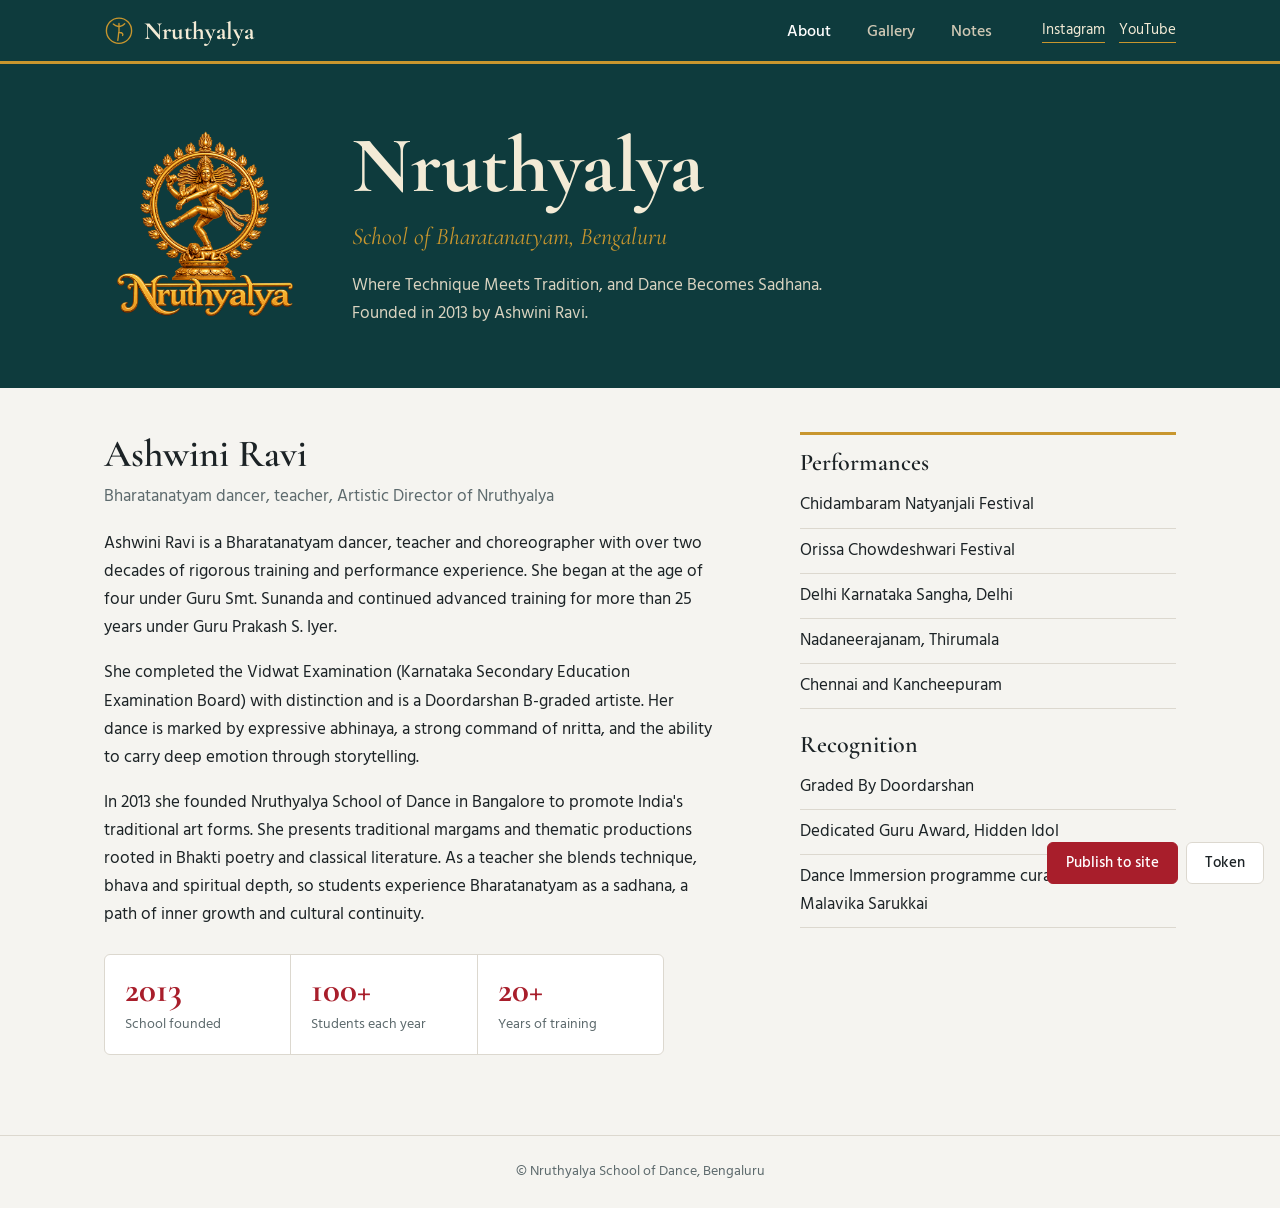
<file: index.html>
<!DOCTYPE html>
<html lang="en">
<head>
<meta charset="utf-8">
<meta name="viewport" content="width=device-width, initial-scale=1, viewport-fit=cover">
<title>Nruthyalya School of Dance</title>
<link rel="preconnect" href="https://fonts.googleapis.com">
<link rel="preconnect" href="https://fonts.gstatic.com" crossorigin>
<link href="https://fonts.googleapis.com/css2?family=Cormorant+Garamond:ital,wght@0,500;0,600;0,700;1,500&family=Hind:wght@400;500;600&display=swap" rel="stylesheet">
<link rel="stylesheet" href="style.css">
</head>
<body>
<header class="top"><div class="wrap">
<div class="brand"><svg viewBox="0 0 200 200" fill="none" stroke="currentColor" stroke-width="9" stroke-linecap="round" aria-hidden="true"><circle cx="100" cy="98" r="84"/><path d="M100 50v60M96 70Q76 68 62 54M104 70Q124 68 138 52M98 110Q96 138 92 162M104 110Q132 112 124 130"/></svg>Nruthyalya</div>
<nav role="tablist">
<button role="tab" aria-selected="true" data-t="about">About</button>
<button role="tab" aria-selected="false" data-t="gallery">Gallery</button>
<button role="tab" aria-selected="false" data-t="notes">Notes</button>
</nav>
<div class="soc"><a href="https://www.instagram.com/nruthyalya" target="_blank" rel="noopener">Instagram</a><a href="https://www.youtube.com/@nruthyalya" target="_blank" rel="noopener">YouTube</a></div>
</div></header>

<div class="hero"><div class="wrap head">
<img class="logo" src="images/nruthyalya-logo.png" alt="Nruthyalya School of Dance logo">
<circle cx="100" cy="98" r="90" stroke-width="5" stroke-dasharray="0.1 9.4"/>
<circle cx="100" cy="98" r="80" stroke-width="3"/>
<path d="M62 178h76" stroke-width="4"/>
<path d="M70 178q8-12 16 0M90 178q10-15 20 0M114 178q8-12 16 0" stroke-width="3"/>
<ellipse cx="86" cy="170" rx="13" ry="4" fill="currentColor" stroke="none"/>
<g stroke-width="5">
<path d="M100 60v50" stroke-width="9"/>
<path d="M92 68h16"/>
<path d="M96 70Q76 68 62 54M104 70Q124 68 138 52" stroke-width="4"/>
<path d="M106 80Q124 90 132 74M94 80Q74 96 90 126" stroke-width="4"/>
<path d="M98 110Q96 138 92 162M86 163h14"/>
<path d="M104 110Q132 112 124 130Q118 142 98 140"/>
<path d="M96 47l4-14 4 14M94 49Q74 34 56 40M106 49Q126 34 144 40" stroke-width="3"/>
</g>
<circle cx="100" cy="53" r="6" fill="currentColor" stroke="none"/>
<path d="M91 104h18l8 16-20-4z" fill="currentColor" stroke="none"/>
<path d="M139 42l8 5-8 5zM155 42l-8 5 8 5z" fill="currentColor" stroke-width="1"/>
<path d="M62 54c-8-4-7-11-4-17 1 5 5 6 5 10 1-2 2-3 2-5 4 5 3 10-3 12z" fill="currentColor" stroke-width="1"/>
</svg>
<div>
<h1>Nruthyalya</h1>
<div class="sub">School of Bharatanatyam, Bengaluru</div>
<p>Where Technique Meets Tradition, and Dance Becomes Sadhana. Founded in 2013 by Ashwini Ravi.</p>
</div></div></div>

<main><div class="wrap">

<section id="about">
<div class="cols">
<div>
<h2>Ashwini Ravi</h2>
<p class="lead">Bharatanatyam dancer, teacher, Artistic Director of Nruthyalya</p>
<p>Ashwini Ravi is a Bharatanatyam dancer, teacher and choreographer with over two decades of rigorous training and performance experience. She began at the age of four under Guru Smt. Sunanda and continued advanced training for more than 25 years under Guru Prakash S. Iyer.</p>
<p>She completed the Vidwat Examination (Karnataka Secondary Education Examination Board) with distinction and is a Doordarshan B-graded artiste. Her dance is marked by expressive abhinaya, a strong command of nritta, and the ability to carry deep emotion through storytelling.</p>
<p>In 2013 she founded Nruthyalya School of Dance in Bangalore to promote India's traditional art forms. She presents traditional margams and thematic productions rooted in Bhakti poetry and classical literature. As a teacher she blends technique, bhava and spiritual depth, so students experience Bharatanatyam as a sadhana, a path of inner growth and cultural continuity.</p>
<div class="stats">
<div><b>2013</b><span>School founded</span></div>
<div><b>100+</b><span>Students each year</span></div>
<div><b>20+</b><span>Years of training</span></div>
</div>
</div>
<aside class="facts">
<h3>Performances</h3>
<ul>
<li>Chidambaram Natyanjali Festival</li>
<li>Orissa Chowdeshwari Festival</li>
<li>Delhi Karnataka Sangha, Delhi</li>
<li>Nadaneerajanam, Thirumala</li>
<li>Chennai and Kancheepuram</li>
</ul>
<h3>Recognition</h3>
<ul>
<li>Graded By Doordarshan</li>
<li>Dedicated Guru Award, Hidden Idol</li>
<li>Dance Immersion programme curated by Guru Malavika Sarukkai</li>
</ul>
</aside>
</div>
</section>

<section id="gallery" hidden>
<h2>Gallery</h2>
<p class="small">Photos from performances, classes and festivals. Use the Publish button to save new photos for everyone.</p>
<div class="bar">
<label class="btn red" for="up" style="margin:0;color:#fff;cursor:pointer">Add photos</label>
<input id="up" type="file" accept="image/*" multiple hidden>
</div>
<div class="grid" id="grid"></div>
</section>

<section id="notes" hidden>
<h2>Notes</h2>
<p class="small">Class notes, choreography and reference videos. Use the Publish button to save new notes for everyone.</p>
<div class="ws">
  <div class="side">
    <div class="hd">Notes</div>
    <div class="side-search">
      <input id="noteSearch" type="search" placeholder="Search notes…" aria-label="Search notes by title">
    </div>
    <div id="tree"></div>
  </div>
  <div class="pane">
    <div class="crumb"><h3 id="ttl">All notes</h3><div class="acts" id="acts"></div></div>
    <form class="note" id="form" hidden>
      <div><label for="nt">Title</label><input id="nt" required maxlength="120"></div>
      <div>
        <label for="nf">Folder</label>
        <input id="nf" list="folderList" placeholder="e.g. Choreography/Alaripu" required autocomplete="off">
        <datalist id="folderList"></datalist>
      </div>
      <div><label for="nb">Note</label><textarea id="nb" rows="4"></textarea></div>
      <div><label for="nl">YouTube links, one per line</label><textarea id="nl" rows="3" placeholder="https://www.youtube.com/watch?v=..."></textarea></div>
      <div><label for="ni">Images (photos of handwritten notes, diagrams, sheets)</label><input id="ni" type="file" accept="image/*" multiple><div class="pv" id="pv" style="margin-top:8px"></div></div>
      <div class="bar" style="margin:0"><button class="btn red" type="submit">Save note</button><button class="btn" type="button" id="cancel">Cancel</button></div>
    </form>
    <div id="list"></div>
  </div>
</div>
</section>

</div></main>
<div id="lb" hidden><button class="c" type="button">Close</button><img alt="Enlarged note image"></div>
<footer>© Nruthyalya School of Dance, Bengaluru</footer>

<script>
(function(){
var $=function(s){return document.querySelector(s)};
function esc(s){return String(s).replace(/[&<>"']/g,function(c){return{'&':'&amp;','<':'&lt;','>':'&gt;','"':'&quot;',"'":'&#39;'}[c]})}
function IS(s){return /^(data:|https?:|images\/)/.test(s)?s:'images/'+s}
function ytEmbed(u){
  var m=u.match(/(?:youtu\.be\/|youtube\.com\/(?:watch\?v=|embed\/|shorts\/))([A-Za-z0-9_-]{11})/);
  return m?'https://www.youtube.com/embed/'+m[1]:null;
}

// ── Tab navigation ──────────────────────────────────────────────────────────
var tabs=document.querySelectorAll('nav button');
tabs.forEach(function(b){b.addEventListener('click',function(){
  tabs.forEach(function(x){x.setAttribute('aria-selected',x===b)});
  ['about','gallery','notes'].forEach(function(id){$('#'+id).hidden=(id!==b.dataset.t)});
})});

// ── State ───────────────────────────────────────────────────────────────────
// Notes use a slash-delimited folder path, e.g. "Choreography/Alaripu".
// TOP_CATS are the fixed root folders; sub-folders under them are free-form.
var TOP_CATS=['Class notes','Choreography','Music and Sahithya'];
var selPath=null;    // currently selected folder path (null = All notes)
var selNoteId=null;  // when a leaf note is clicked, show only that note
var searchQ='';      // current search string (lowercase)
var openPaths={};    // which folder paths are expanded in the tree
var notes=[];        // all notes loaded from content/notes.json
var photos=[];       // gallery photos loaded from content/notes.json
var pendingImgs=[];  // data-URL previews for note being composed
var editingId=null;  // id of note being edited (null = new)

// ── Gallery ─────────────────────────────────────────────────────────────────
function drawGallery(){
  window._nrPhotos=photos;
  var g=$('#grid');
  if(!photos.length){g.innerHTML='<div class="empty" style="grid-column:1/-1">No photos yet. Choose Add photos to start the gallery.</div>';return}
  g.innerHTML=photos.map(function(p,i){
    return '<figure><img src="'+IS(p.src)+'" alt="'+esc(p.cap||'Gallery photo')+'">'
      +(p._new?'<button class="x" data-i="'+i+'" aria-label="Delete photo">×</button>':'')
      +'<figcaption>'+(p._new?'<input data-c="'+i+'" value="'+esc(p.cap||'')+'" placeholder="Add a caption" aria-label="Caption">':esc(p.cap||''))
      +'</figcaption></figure>'}).join('');
}
$('#grid').addEventListener('click',function(e){
  var i=e.target.dataset.i;
  if(i!==undefined&&confirm('Remove this photo? (It will be removed when you publish.)')){photos.splice(+i,1);drawGallery()}
});
$('#grid').addEventListener('change',function(e){var i=e.target.dataset.c;if(i!==undefined)photos[+i].cap=e.target.value});
function shrink(file,m){return new Promise(function(res){
  var r=new FileReader();
  r.onload=function(){var im=new Image();im.onload=function(){
    var s=Math.min(1,m/Math.max(im.width,im.height)),c=document.createElement('canvas');
    c.width=Math.round(im.width*s);c.height=Math.round(im.height*s);
    c.getContext('2d').drawImage(im,0,0,c.width,c.height);res(c.toDataURL('image/jpeg',.72))};
    im.onerror=function(){res(null)};im.src=r.result};
  r.onerror=function(){res(null)};r.readAsDataURL(file)})}
$('#up').addEventListener('change',function(e){
  Promise.all(Array.prototype.map.call(e.target.files,function(f){return shrink(f,900)})).then(function(out){
    out.forEach(function(s){if(s)photos.unshift({src:s,cap:'',_new:true})});
    drawGallery();e.target.value=''})});

// ── Folder-tree helpers ──────────────────────────────────────────────────────

// Return all unique folder paths present in notes (e.g. ["Choreography","Choreography/Alaripu"])
function allFolderPaths(){
  var set={};
  // Always include top-level categories
  TOP_CATS.forEach(function(c){set[c]=1});
  notes.forEach(function(n){
    var parts=(n.folder||'').split('/');
    var acc='';
    parts.forEach(function(p,i){
      p=p.trim();if(!p)return;
      acc=i===0?p:acc+'/'+p;
      set[acc]=1;
    });
  });
  return Object.keys(set).sort();
}

// Return immediate children folder names under a given parent path
function childFolders(parentPath){
  var paths=allFolderPaths();
  var result=[];
  paths.forEach(function(p){
    if(parentPath===null){
      // top-level: no slash
      if(p.indexOf('/')<0)result.push(p);
    }else{
      // direct children: parentPath + '/' + one-segment
      var prefix=parentPath+'/';
      if(p.indexOf(prefix)===0){
        var rest=p.slice(prefix.length);
        if(rest&&rest.indexOf('/')<0)result.push(rest);
      }
    }
  });
  return result;
}

// Notes directly in a folder (exact match, not subtree)
function notesInFolder(folderPath){
  return notes.filter(function(n){
    return (n.folder||'').toLowerCase()===(folderPath||'').toLowerCase();
  });
}

// Notes in folder or any sub-folder (for counts)
function notesInSubtree(folderPath){
  var lc=(folderPath||'').toLowerCase();
  return notes.filter(function(n){
    var f=(n.folder||'').toLowerCase();
    return f===lc||f.indexOf(lc+'/')===0;
  });
}

// Breadcrumb label for a path
function pathLabel(p){return p||'All notes'}

// ── Search helpers ────────────────────────────────────────────────────────────
function matchesSearch(n){
  return !searchQ||n.title.toLowerCase().indexOf(searchQ)>-1;
}

// ── Sidebar tree rendering ───────────────────────────────────────────────────
function renderFolder(folderPath,depth){
  var name=folderPath?folderPath.split('/').pop():folderPath;
  var children=childFolders(folderPath);
  var directNotes=notesInFolder(folderPath);
  var subtreeCount=notesInSubtree(folderPath).filter(matchesSearch).length;
  var isOpen=!!openPaths[folderPath];
  var isSelFolder=selPath===folderPath&&!selNoteId;
  var indent=depth*14;

  var html='<li>'
    +'<div class="tree-row'+(isSelFolder?' on':'')+'" style="padding-left:'+(8+indent)+'px">'
    +(children.length||directNotes.length
      ?'<button class="tree-tog" data-tog="'+esc(folderPath||'')+'" aria-label="Toggle">'+(isOpen?'▾':'▸')+'</button>'
      :'<span class="tree-tog-ph"></span>')
    +'<button class="tree-label" data-fp="'+esc(folderPath||'')+'">'+esc(name)
    +(subtreeCount?'<span class="ct"> '+subtreeCount+'</span>':'')
    +'</button>'
    +'</div>';

  if(isOpen){
    html+='<ul>';
    // Sub-folders first
    children.forEach(function(c){
      html+=renderFolder(folderPath?folderPath+'/'+c:c,depth+1);
    });
    // Note leaves
    directNotes.filter(matchesSearch).forEach(function(n){
      var isSelNote=selNoteId===n.id;
      html+='<li><div class="tree-row tree-note'+(isSelNote?' on':'')+'" style="padding-left:'+(8+indent+14+16)+'px">'
        +'<button class="tree-note-btn" data-nid="'+n.id+'">'+esc(n.title)+'</button>'
        +'</div></li>';
    });
    html+='</ul>';
  }
  html+='</li>';
  return html;
}

function drawTree(){
  // Search mode: flat list of matches
  if(searchQ){
    var matched=notes.filter(matchesSearch);
    if(!matched.length){
      $('#tree').innerHTML='<ul><li><span class="side-no-results">No notes match</span></li></ul>';
      return;
    }
    $('#tree').innerHTML='<ul>'+matched.map(function(n){
      var isSel=selNoteId===n.id;
      return '<li><div class="tree-row tree-note'+(isSel?' on':'')+'">'
        +'<button class="tree-note-btn" data-nid="'+n.id+'">'+esc(n.title)
        +'<span class="ct"> '+esc(n.folder||'')+'</span></button>'
        +'</div></li>';
    }).join('')+'</ul>';
    return;
  }

  // Normal tree: "All notes" root + top-level folders
  var allCount=notes.filter(matchesSearch).length;
  var isAllSel=selPath===null&&!selNoteId;
  var html='<ul>'
    +'<li><div class="tree-row'+(isAllSel?' on':'')+'" style="padding-left:8px">'
    +'<span class="tree-tog-ph"></span>'
    +'<button class="tree-label" data-fp="">All notes<span class="ct"> '+allCount+'</span></button>'
    +'</div></li>';
  TOP_CATS.forEach(function(cat){
    // Only show top-level cats that have content or are always shown
    html+=renderFolder(cat,0);
  });
  // Any extra top-level folder not in TOP_CATS (user-created)
  childFolders(null).filter(function(f){return TOP_CATS.indexOf(f)<0}).forEach(function(f){
    html+=renderFolder(f,0);
  });
  html+='</ul>';
  $('#tree').innerHTML=html;

  // Populate datalist for folder input in form
  $('#folderList').innerHTML=allFolderPaths().map(function(p){
    return '<option value="'+esc(p)+'">';
  }).join('');
}

$('#tree').addEventListener('click',function(e){
  var tog=e.target.closest('[data-tog]');
  if(tog){
    var fp=tog.dataset.tog;
    openPaths[fp]=!openPaths[fp];
    drawTree();
    return;
  }
  var lbl=e.target.closest('[data-fp]');
  if(lbl){
    var fp=lbl.dataset.fp;
    selPath=fp===''?null:fp;
    selNoteId=null;
    if(fp)openPaths[fp]=true;
    $('#form').hidden=true;editingId=null;pendingImgs=[];
    draw();
    return;
  }
  var nb=e.target.closest('[data-nid]');
  if(nb){
    selNoteId=nb.dataset.nid;
    var n=notes.find(function(x){return x.id===selNoteId});
    if(n){selPath=n.folder||null;openPaths[selPath]=true;}
    $('#form').hidden=true;editingId=null;pendingImgs=[];
    draw();
    return;
  }
});

$('#noteSearch').addEventListener('input',function(){
  searchQ=$('#noteSearch').value.trim().toLowerCase();
  if(!searchQ){selNoteId=null;}
  draw();
});

// ── Notes pane ───────────────────────────────────────────────────────────────
function drawPane(){
  // Title
  if(selNoteId){
    var sn=notes.find(function(n){return n.id===selNoteId});
    $('#ttl').textContent=sn?sn.title:'Note';
  }else if(searchQ){
    $('#ttl').textContent='Search: "'+$('#noteSearch').value.trim()+'"';
  }else{
    $('#ttl').textContent=selPath||'All notes';
  }

  $('#acts').innerHTML='<button class="btn red" id="newNote">New note</button>';
  $('#newNote').addEventListener('click',function(){openForm(null)});

  // Build note list
  var list;
  if(selNoteId){
    list=notes.filter(function(n){return n.id===selNoteId});
  }else if(searchQ){
    list=notes.filter(matchesSearch);
  }else if(selPath===null){
    list=notes.slice(); // all notes
  }else{
    list=notesInSubtree(selPath).filter(matchesSearch);
  }

  if(!list.length){
    var msg=searchQ?'No notes match "'+esc($('#noteSearch').value.trim())+'".':'No notes in this folder yet. Choose New note to add one.';
    $('#list').innerHTML='<div class="empty">'+msg+'</div>';
    return;
  }

  $('#list').innerHTML=list.map(function(n){
    var links=(n.links||[]).map(function(u){
      var em=ytEmbed(u);
      if(em){return '<div class="yt-wrap"><iframe src="'+esc(em)+'?rel=0" title="YouTube video" allowfullscreen loading="lazy" allow="accelerometer; autoplay; clipboard-write; encrypted-media; gyroscope; picture-in-picture"></iframe></div>';}
      return '<a href="'+esc(u)+'" target="_blank" rel="noopener">▶ '+esc(u.replace(/^https?:\/\/(www\.)?/,''))+'</a>';
    }).join('');
    var imgs=(n.images||[]).length?'<div class="imgs">'+n.images.map(function(s,i){return '<button type="button" class="ib" data-z="'+n.id+':'+i+'" aria-label="Enlarge image '+(i+1)+'"><img loading="lazy" src="'+IS(s)+'" alt="Note image '+(i+1)+'"></button>'}).join('')+'</div>':'';
    return '<article class="nc">'
      +'<h4>'+esc(n.title)+'<span class="tag">'+esc(n.folder||'')+'</span></h4>'
      +(n.body?'<p>'+esc(n.body)+'</p>':'')
      +imgs
      +(links?'<div class="links">'+links+'</div>':'')
      +'<div style="margin-top:6px"><span class="small">'+esc(n.date||'')+'</span> &nbsp; '
      +'<button class="linkbtn" data-e="'+n.id+'">Edit</button>'
      +'<button class="linkbtn" data-d="'+n.id+'">Delete</button>'
      +'</div></article>';
  }).join('');
}

function draw(){
  window._nrNotes=notes;
  window._nrPhotos=photos;
  drawTree();
  drawPane();
}

// ── Note form ────────────────────────────────────────────────────────────────
function openForm(n){
  editingId=n?n.id:null;
  pendingImgs=n?(n.images||[]).slice():[];
  drawPending();
  $('#nt').value=n?n.title:'';
  $('#nb').value=n?n.body:'';
  $('#nl').value=n?(n.links||[]).join('\n'):'';
  // Pre-fill folder: use note's folder, or current selection, or first top-level
  var defaultFolder=selPath||TOP_CATS[0];
  $('#nf').value=n?(n.folder||defaultFolder):defaultFolder;
  $('#form').hidden=false;
  $('#nt').focus();
}
$('#cancel').addEventListener('click',function(){$('#form').hidden=true;editingId=null;pendingImgs=[]});

function drawPending(){
  $('#pv').innerHTML=pendingImgs.map(function(s,i){
    return '<span><img src="'+IS(s)+'" alt="Attached image '+(i+1)+'"><button type="button" data-r="'+i+'" aria-label="Remove image">×</button></span>'
  }).join('');
}
$('#ni').addEventListener('change',function(e){
  Promise.all(Array.prototype.map.call(e.target.files,function(f){return shrink(f,1600)})).then(function(out){
    out.forEach(function(s){if(s)pendingImgs.push(s)});drawPending();e.target.value=''})});
$('#pv').addEventListener('click',function(e){var r=e.target.dataset.r;if(r!==undefined){pendingImgs.splice(+r,1);drawPending()}});

$('#form').addEventListener('submit',function(e){
  e.preventDefault();
  var folder=$('#nf').value.trim()||TOP_CATS[0];
  var links=$('#nl').value.split('\n').map(function(s){return s.trim()}).filter(Boolean).map(function(s){return /^https?:\/\//i.test(s)?s:'https://'+s});
  var today=new Date().toLocaleDateString('en-IN',{day:'numeric',month:'short',year:'numeric'});
  if(editingId){
    notes=notes.map(function(n){
      if(n.id!==editingId)return n;
      return Object.assign({},n,{title:$('#nt').value.trim(),folder:folder,body:$('#nb').value.trim(),links:links,images:pendingImgs.slice()});
    });
  }else{
    var nn={id:'n'+Date.now(),title:$('#nt').value.trim(),folder:folder,body:$('#nb').value.trim(),links:links,images:pendingImgs.slice(),date:today};
    notes.unshift(nn);
  }
  // Navigate to the saved note's folder, expand it
  selPath=folder;
  openPaths[folder]=true;
  // Also open all parent paths
  folder.split('/').reduce(function(acc,seg,i){
    var p=i===0?seg:acc+'/'+seg;
    openPaths[p]=true;
    return p;
  },'');
  selNoteId=null;
  $('#form').hidden=true;editingId=null;pendingImgs=[];
  draw();
});

$('#list').addEventListener('click',function(e){
  var z=e.target.closest('[data-z]');
  if(z){var pr=z.dataset.z.split(':'),nn=notes.find(function(n){return String(n.id)===pr[0]});
    if(nn){$('#lb').querySelector('img').src=IS(nn.images[+pr[1]]);$('#lb').hidden=false}return}
  var d=e.target.dataset.d,ed=e.target.dataset.e;
  if(d&&confirm('Delete this note?')){notes=notes.filter(function(n){return String(n.id)!==d});draw()}
  if(ed){openForm(notes.find(function(n){return String(n.id)===ed}))}
});

// ── Lightbox ─────────────────────────────────────────────────────────────────
var lb=$('#lb');
function closeLb(){lb.hidden=true;lb.classList.remove('full')}
lb.addEventListener('click',function(e){if(e.target.tagName==='IMG')lb.classList.toggle('full');else closeLb()});
document.addEventListener('keydown',function(e){if(e.key==='Escape')closeLb()});

// ── Load content/notes.json ──────────────────────────────────────────────────
fetch('content/notes.json',{cache:'no-cache'})
  .then(function(r){if(!r.ok)throw new Error('HTTP '+r.status);return r.json()})
  .then(function(d){
    // Gallery
    photos=(d.gallery||[]).map(function(g){
      return typeof g==='string'?{src:g,cap:''}:{src:g.file||g.src||'',cap:g.caption||g.cap||''};
    });
    // Notes: use folder path directly (supports nesting like "Choreography/Alaripu")
    notes=(d.notes||[]).map(function(n,i){
      // Support legacy "category" field as a top-level folder
      var folder=n.folder||n.category||TOP_CATS[0];
      return {id:n.id||('r'+i),title:n.title||'Untitled',folder:folder,body:n.body||'',links:n.links||[],images:n.images||[],date:n.date||''};
    });
    // Open top-level cats that have content by default
    TOP_CATS.forEach(function(c){
      if(notes.some(function(n){return n.folder===c||n.folder.indexOf(c+'/')===0}))
        openPaths[c]=true;
    });
    draw();
    drawGallery();
  })
  .catch(function(err){
    notes=[];photos=[];
    draw();drawGallery();
  });

})();
</script>

<script src="sync.js"></script>
</body>
</html>
</file>
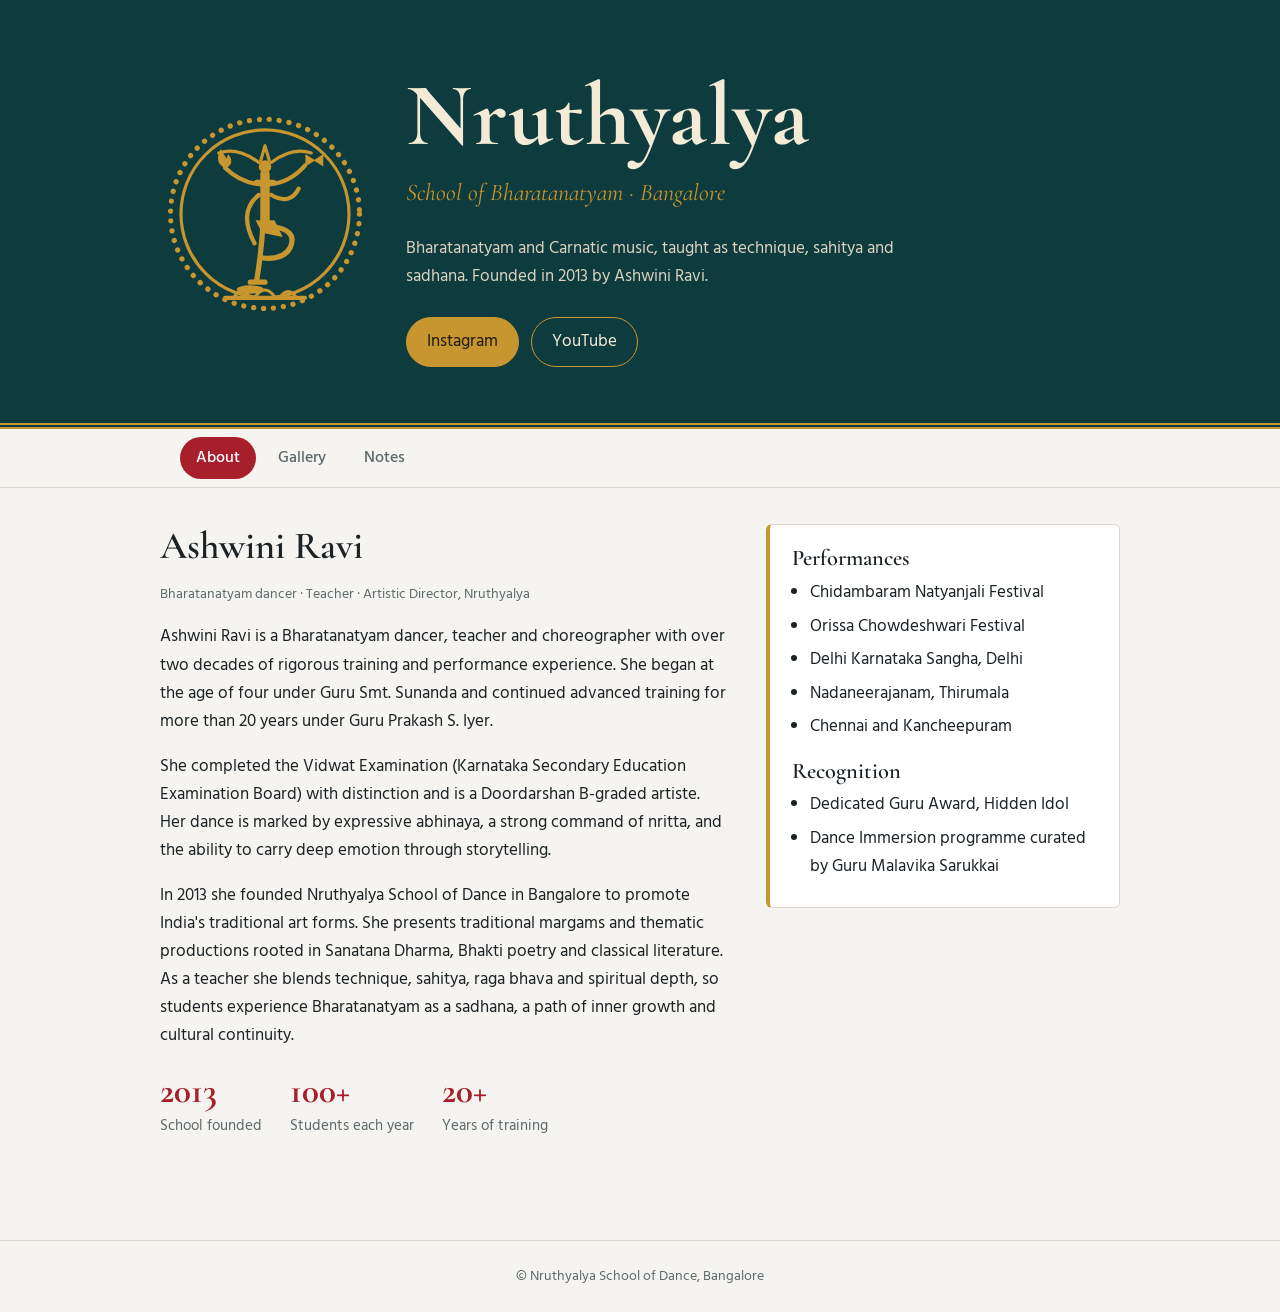
<file: nruthyalya.html>
<!DOCTYPE html>
<html lang="en">
<head>
<meta charset="utf-8">
<meta name="viewport" content="width=device-width, initial-scale=1, viewport-fit=cover">
<title>Nruthyalya School of Dance</title>
<link href="https://fonts.googleapis.com/css2?family=Cormorant+Garamond:ital,wght@0,500;0,600;0,700;1,500&family=Hind:wght@400;500;600&display=swap" rel="stylesheet">
<style>
:root{--bg:#F5F4F0;--surface:#fff;--ink:#1c2326;--muted:#5d6a6d;--line:#dcd8cf;--teal:#0E3B3D;--teal-ink:#F3EBD6;--red:#A81E2B;--gold:#C8962E;--chip:#ece8dd;
box-sizing:border-box;padding-top:env(safe-area-inset-top,0px);padding-bottom:env(safe-area-inset-bottom,0px)}
@media (prefers-color-scheme:dark){:root:not([data-theme="light"]){--bg:#0d1517;--surface:#152123;--ink:#ece7da;--muted:#98a6a8;--line:#27393b;--teal:#081f21;--teal-ink:#F3EBD6;--red:#e0525d;--gold:#dcab4a;--chip:#1d2f31}}
:root[data-theme="dark"]{--bg:#0d1517;--surface:#152123;--ink:#ece7da;--muted:#98a6a8;--line:#27393b;--teal:#081f21;--teal-ink:#F3EBD6;--red:#e0525d;--gold:#dcab4a;--chip:#1d2f31}
html{scroll-padding-top:env(safe-area-inset-top,0px)}
*{box-sizing:border-box}
body{margin:0;background:var(--bg);color:var(--ink);font:400 17px/1.65 Hind,system-ui,sans-serif}
h1,h2,h3{font-family:"Cormorant Garamond",Georgia,serif;font-weight:600;line-height:1.15;margin:0}
a{color:var(--red)}
:focus-visible{outline:3px solid var(--gold);outline-offset:2px}
.hero{background:var(--teal);color:var(--teal-ink);padding:64px 20px 56px;border-bottom:6px double var(--gold)}
.wrap{max-width:960px;margin:0 auto}
.head{display:flex;align-items:center;gap:36px}.logo{width:clamp(130px,22vw,210px);flex:none;color:var(--gold)}@media(max-width:640px){.head{flex-direction:column;align-items:flex-start;gap:20px}}
.hero h1{font-size:clamp(3rem,10vw,5.6rem);font-weight:700;letter-spacing:.01em}
.hero .sub{font-family:"Cormorant Garamond",serif;font-style:italic;font-size:1.5rem;color:var(--gold);margin:.4rem 0 1.4rem}
.hero p{max-width:56ch;margin:0 0 1.6rem;color:#d9d3c0}
.btns{display:flex;gap:12px;flex-wrap:wrap}
.btn{display:inline-block;padding:10px 20px;border-radius:999px;border:1.5px solid var(--gold);color:var(--teal-ink);text-decoration:none;font-weight:500;background:transparent;cursor:pointer;font:inherit}
.btn.fill{background:var(--gold);color:#1c1a12}
.btn:hover{filter:brightness(1.1)}
nav{position:sticky;top:env(safe-area-inset-top,0px);z-index:5;background:var(--bg);border-bottom:1px solid var(--line)}
nav .wrap{display:flex;gap:6px;padding:8px 20px;overflow-x:auto}
nav button{border:0;background:none;font:500 1rem Hind,sans-serif;color:var(--muted);padding:8px 16px;border-radius:999px;cursor:pointer;white-space:nowrap}
nav button[aria-selected="true"]{background:var(--red);color:#fff}
main{padding:36px 20px 80px}
section[hidden]{display:none}
h2{font-size:2.4rem;margin-bottom:.6rem}
.cols{display:grid;grid-template-columns:1.6fr 1fr;gap:40px}
@media(max-width:760px){.cols{grid-template-columns:1fr;gap:24px}}
.facts{background:var(--surface);border:1px solid var(--line);border-left:4px solid var(--gold);padding:20px 22px;border-radius:6px;align-self:start}
.facts h3{font-size:1.4rem;margin-bottom:.5rem}
.facts ul{margin:0;padding-left:1.1rem}
.facts li{margin:.35rem 0}
.stats{display:flex;gap:28px;margin:1.2rem 0;flex-wrap:wrap}
.stats b{display:block;font:700 2.2rem "Cormorant Garamond",serif;color:var(--red)}
.stats span{color:var(--muted);font-size:.95rem}
.bar{display:flex;gap:10px;flex-wrap:wrap;align-items:center;margin:14px 0 20px}
.btn.dark{color:var(--ink);border-color:var(--line);background:var(--surface);padding:8px 16px}
.btn.red{background:var(--red);border-color:var(--red);color:#fff}
.grid{display:grid;grid-template-columns:repeat(auto-fill,minmax(220px,1fr));gap:14px}
figure{margin:0;background:var(--surface);border:1px solid var(--line);border-radius:6px;overflow:hidden;position:relative}
figure img{display:block;width:100%;aspect-ratio:4/5;object-fit:cover}
figcaption{padding:8px 12px;font-size:.95rem}
figure .x{position:absolute;top:8px;right:8px;background:rgba(0,0,0,.65);color:#fff;border:0;border-radius:50%;width:30px;height:30px;cursor:pointer;font-size:1rem}
.empty{color:var(--muted);border:1.5px dashed var(--line);border-radius:6px;padding:28px;text-align:center}
.chips{display:flex;gap:8px;flex-wrap:wrap}
.chip{border:1px solid var(--line);background:var(--chip);color:var(--ink);padding:4px 14px;border-radius:999px;cursor:pointer;font:inherit;font-size:.95rem}
.chip[aria-pressed="true"]{background:var(--teal);color:var(--teal-ink);border-color:var(--teal)}
form.note{background:var(--surface);border:1px solid var(--line);border-radius:6px;padding:18px;display:grid;gap:10px;margin-bottom:24px}
form.note[hidden]{display:none}
input,textarea,select{font:inherit;color:var(--ink);background:var(--bg);border:1px solid var(--line);border-radius:6px;padding:9px 12px;width:100%}
.row{display:grid;grid-template-columns:1fr 1fr;gap:10px}
@media(max-width:600px){.row{grid-template-columns:1fr}}
label{font-size:.9rem;color:var(--muted);display:block;margin-bottom:2px}
.note-card{background:var(--surface);border:1px solid var(--line);border-radius:6px;padding:16px 18px;margin-bottom:14px}
.note-card h3{font-size:1.5rem}
.tag{font-size:.85rem;background:var(--chip);border-radius:999px;padding:1px 10px;margin-left:8px;vertical-align:middle;font-family:Hind,sans-serif}
.note-card p{white-space:pre-wrap;margin:.5rem 0}
.links a{display:block;margin:.2rem 0;word-break:break-all}
.small{font-size:.9rem;color:var(--muted)}
.linkbtn{background:none;border:0;color:var(--red);cursor:pointer;font:inherit;font-size:.9rem;padding:0;margin-right:14px}
footer{text-align:center;color:var(--muted);padding:24px;font-size:.9rem;border-top:1px solid var(--line)}
</style>
</head>
<body>
<header class="hero"><div class="wrap head">
<svg class="logo" role="img" aria-label="Nataraja, Lord of Dance" viewBox="0 0 200 200" fill="none" stroke="currentColor" stroke-linecap="round" stroke-linejoin="round">
<circle cx="100" cy="98" r="90" stroke-width="5" stroke-dasharray="0.1 9.4"/>
<circle cx="100" cy="98" r="80" stroke-width="3"/>
<path d="M62 178h76" stroke-width="4"/>
<path d="M70 178q8-12 16 0M90 178q10-15 20 0M114 178q8-12 16 0" stroke-width="3"/>
<ellipse cx="86" cy="170" rx="13" ry="4" fill="currentColor" stroke="none"/>
<g stroke-width="5">
<path d="M100 60v50" stroke-width="9"/>
<path d="M92 68h16"/>
<path d="M96 70Q76 68 62 54M104 70Q124 68 138 52" stroke-width="4"/>
<path d="M106 80Q124 90 132 74M94 80Q74 96 90 126" stroke-width="4"/>
<path d="M98 110Q96 138 92 162M86 163h14"/>
<path d="M104 110Q132 112 124 130Q118 142 98 140"/>
<path d="M96 47l4-14 4 14M94 49Q74 34 56 40M106 49Q126 34 144 40" stroke-width="3"/>
</g>
<circle cx="100" cy="53" r="6" fill="currentColor" stroke="none"/>
<path d="M91 104h18l8 16-20-4z" fill="currentColor" stroke="none"/>
<path d="M139 42l8 5-8 5zM155 42l-8 5 8 5z" fill="currentColor" stroke-width="1"/>
<path d="M62 54c-8-4-7-11-4-17 1 5 5 6 5 10 1-2 2-3 2-5 4 5 3 10-3 12z" fill="currentColor" stroke-width="1"/>
</svg>

<div>
<h1>Nruthyalya</h1>
<div class="sub">School of Bharatanatyam · Bangalore</div>
<p>Bharatanatyam and Carnatic music, taught as technique, sahitya and sadhana. Founded in 2013 by Ashwini Ravi.</p>
<div class="btns">
<a class="btn fill" href="https://www.instagram.com/nruthyalya" target="_blank" rel="noopener">Instagram</a>
<a class="btn" href="https://www.youtube.com/@nruthyalya" target="_blank" rel="noopener">YouTube</a>
</div></div></div></header>

<nav><div class="wrap" role="tablist">
<button role="tab" aria-selected="true" data-t="about">About</button>
<button role="tab" aria-selected="false" data-t="gallery">Gallery</button>
<button role="tab" aria-selected="false" data-t="notes">Notes</button>
</div></nav>

<main><div class="wrap">

<section id="about">
<div class="cols">
<div>
<h2>Ashwini Ravi</h2>
<p class="small">Bharatanatyam dancer · Teacher · Artistic Director, Nruthyalya</p>
<p>Ashwini Ravi is a Bharatanatyam dancer, teacher and choreographer with over two decades of rigorous training and performance experience. She began at the age of four under Guru Smt. Sunanda and continued advanced training for more than 20 years under Guru Prakash S. Iyer.</p>
<p>She completed the Vidwat Examination (Karnataka Secondary Education Examination Board) with distinction and is a Doordarshan B-graded artiste. Her dance is marked by expressive abhinaya, a strong command of nritta, and the ability to carry deep emotion through storytelling.</p>
<p>In 2013 she founded Nruthyalya School of Dance in Bangalore to promote India's traditional art forms. She presents traditional margams and thematic productions rooted in Sanatana Dharma, Bhakti poetry and classical literature. As a teacher she blends technique, sahitya, raga bhava and spiritual depth, so students experience Bharatanatyam as a sadhana, a path of inner growth and cultural continuity.</p>
<div class="stats">
<div><b>2013</b><span>School founded</span></div>
<div><b>100+</b><span>Students each year</span></div>
<div><b>20+</b><span>Years of training</span></div>
</div>
</div>
<aside class="facts">
<h3>Performances</h3>
<ul>
<li>Chidambaram Natyanjali Festival</li>
<li>Orissa Chowdeshwari Festival</li>
<li>Delhi Karnataka Sangha, Delhi</li>
<li>Nadaneerajanam, Thirumala</li>
<li>Chennai and Kancheepuram</li>
</ul>
<h3 style="margin-top:1rem">Recognition</h3>
<ul>
<li>Dedicated Guru Award, Hidden Idol</li>
<li>Dance Immersion programme curated by Guru Malavika Sarukkai</li>
</ul>
</aside>
</div>
</section>

<section id="gallery" hidden>
<h2>Gallery</h2>
<p class="small">Add photos from performances, classes and festivals. Photos are saved in this browser only.</p>
<div class="bar">
<label class="btn red" for="up" style="margin:0;cursor:pointer">Add photos</label>
<input id="up" type="file" accept="image/*" multiple hidden>
</div>
<div class="grid" id="grid"></div>
</section>

<section id="notes" hidden>
<h2>Notes</h2>
<p class="small">Keep class notes, choreography ideas and reference videos, sorted by category. Notes are saved in this browser only.</p>
<div class="bar">
<button class="btn red" id="newNote" type="button">New note</button>
<div class="chips" id="filters"></div>
</div>
<form class="note" id="form" hidden>
<div><label for="nt">Title</label><input id="nt" required maxlength="120"></div>
<div class="row">
<div><label for="nc">Category</label><select id="nc"></select></div>
<div><label for="nn">Or create a category</label><input id="nn" maxlength="40" placeholder="e.g. Varnam"></div>
</div>
<div><label for="nb">Note</label><textarea id="nb" rows="4"></textarea></div>
<div><label for="nl">YouTube links, one per line</label><textarea id="nl" rows="3" placeholder="https://www.youtube.com/watch?v=..."></textarea></div>
<div class="bar" style="margin:0"><button class="btn red" type="submit">Save note</button><button class="btn dark" type="button" id="cancel">Cancel</button></div>
</form>
<div id="list"></div>
</section>

</div></main>
<footer>© Nruthyalya School of Dance, Bangalore</footer>

<script>
(function(){
var $=function(s){return document.querySelector(s)};
function load(k,d){try{var v=localStorage.getItem(k);return v?JSON.parse(v):d}catch(e){return d}}
function save(k,v){try{localStorage.setItem(k,JSON.stringify(v));return true}catch(e){alert('Storage is full. Delete some items and try again.');return false}}
function esc(s){return String(s).replace(/[&<>"']/g,function(c){return {'&':'&amp;','<':'&lt;','>':'&gt;','"':'&quot;',"'":'&#39;'}[c]})}

// Tabs
var tabs=document.querySelectorAll('nav button');
tabs.forEach(function(b){b.addEventListener('click',function(){
tabs.forEach(function(x){x.setAttribute('aria-selected',x===b)});
['about','gallery','notes'].forEach(function(id){$('#'+id).hidden=(id!==b.dataset.t)});
})});

// Gallery
var photos=load('nr_photos',[]);
function drawGallery(){
var g=$('#grid');
if(!photos.length){g.innerHTML='<div class="empty" style="grid-column:1/-1">No photos yet. Choose Add photos to start the gallery.</div>';return}
g.innerHTML=photos.map(function(p,i){return '<figure><img src="'+p.src+'" alt="'+esc(p.cap||'Gallery photo')+'"><button class="x" data-i="'+i+'" aria-label="Delete photo">×</button><figcaption><input data-c="'+i+'" value="'+esc(p.cap||'')+'" placeholder="Add a caption" aria-label="Caption"></figcaption></figure>'}).join('');
}
$('#grid').addEventListener('click',function(e){var i=e.target.dataset.i;if(i!==undefined&&confirm('Delete this photo?')){photos.splice(+i,1);save('nr_photos',photos);drawGallery()}});
$('#grid').addEventListener('change',function(e){var i=e.target.dataset.c;if(i!==undefined){photos[+i].cap=e.target.value;save('nr_photos',photos)}});
function shrink(file){return new Promise(function(res){
var r=new FileReader();
r.onload=function(){var im=new Image();im.onload=function(){
var m=900,s=Math.min(1,m/Math.max(im.width,im.height)),c=document.createElement('canvas');
c.width=Math.round(im.width*s);c.height=Math.round(im.height*s);
c.getContext('2d').drawImage(im,0,0,c.width,c.height);res(c.toDataURL('image/jpeg',.72))};
im.onerror=function(){res(null)};im.src=r.result};
r.onerror=function(){res(null)};r.readAsDataURL(file)})}
$('#up').addEventListener('change',function(e){
Promise.all(Array.prototype.map.call(e.target.files,shrink)).then(function(out){
out.forEach(function(s){if(s)photos.unshift({src:s,cap:''})});
save('nr_photos',photos);drawGallery();e.target.value=''})});
drawGallery();

// Notes
var notes=load('nr_notes',[]);
var cats=load('nr_cats',['Choreography','Class notes','Music and sahitya']);
var active='All';
function drawCats(){
$('#nc').innerHTML=cats.map(function(c){return '<option>'+esc(c)+'</option>'}).join('');
var all=['All'].concat(cats);
$('#filters').innerHTML=all.map(function(c){return '<button type="button" class="chip" aria-pressed="'+(c===active)+'" data-f="'+esc(c)+'">'+esc(c)+'</button>'}).join('');
}
function ytLabel(u){return u.replace(/^https?:\/\/(www\.)?/,'')}
function drawNotes(){
var l=notes.filter(function(n){return active==='All'||n.cat===active});
if(!l.length){$('#list').innerHTML='<div class="empty">'+(notes.length?'No notes in this category.':'No notes yet. Choose New note to add one.')+'</div>';return}
$('#list').innerHTML=l.map(function(n){
var links=(n.links||[]).map(function(u){return '<a href="'+esc(u)+'" target="_blank" rel="noopener">▶ '+esc(ytLabel(u))+'</a>'}).join('');
return '<article class="note-card"><h3>'+esc(n.title)+'<span class="tag">'+esc(n.cat)+'</span></h3>'+(n.body?'<p>'+esc(n.body)+'</p>':'')+(links?'<div class="links">'+links+'</div>':'')+'<div style="margin-top:8px"><span class="small">'+esc(n.date)+'</span> &nbsp; <button class="linkbtn" data-e="'+n.id+'">Edit</button><button class="linkbtn" data-d="'+n.id+'">Delete</button></div></article>'}).join('');
}
$('#filters').addEventListener('click',function(e){if(e.target.dataset.f){active=e.target.dataset.f;drawCats();drawNotes()}});
var editing=null;
function openForm(n){
editing=n?n.id:null;$('#form').hidden=false;
$('#nt').value=n?n.title:'';$('#nb').value=n?n.body:'';$('#nl').value=n?(n.links||[]).join('\n'):'';$('#nn').value='';
if(n)$('#nc').value=n.cat;$('#nt').focus();
}
$('#newNote').addEventListener('click',function(){openForm(null)});
$('#cancel').addEventListener('click',function(){$('#form').hidden=true});
$('#form').addEventListener('submit',function(e){
e.preventDefault();
var nc=$('#nn').value.trim(),cat=nc||$('#nc').value;
if(nc&&cats.indexOf(nc)<0){cats.push(nc);save('nr_cats',cats)}
var links=$('#nl').value.split('\n').map(function(s){return s.trim()}).filter(Boolean).map(function(s){return /^https?:\/\//i.test(s)?s:'https://'+s});
var data={title:$('#nt').value.trim(),cat:cat,body:$('#nb').value.trim(),links:links};
if(editing){notes=notes.map(function(n){return n.id===editing?Object.assign(n,data):n})}
else{data.id=Date.now();data.date=new Date().toLocaleDateString('en-IN',{day:'numeric',month:'short',year:'numeric'});notes.unshift(data)}
save('nr_notes',notes);$('#form').hidden=true;active='All';drawCats();drawNotes();
});
$('#list').addEventListener('click',function(e){
var d=e.target.dataset.d,ed=e.target.dataset.e;
if(d&&confirm('Delete this note?')){notes=notes.filter(function(n){return String(n.id)!==d});save('nr_notes',notes);drawNotes()}
if(ed){openForm(notes.filter(function(n){return String(n.id)===ed})[0]);window.scrollTo({top:$('#notes').offsetTop,behavior:'smooth'})}
});
drawCats();drawNotes();
})();
</script>
</body>
</html>
</file>
<file: style.css>
/* ============================================================
   Nruthyalya — stylesheet
   ============================================================ */

/* ── Design tokens ─────────────────────────────────────────── */
:root {
  --bg:       #F5F4F0;
  --surface:  #fff;
  --ink:      #1c2326;
  --muted:    #5d6a6d;
  --line:     #dcd8cf;
  --teal:     #0E3B3D;
  --teal-ink: #F3EBD6;
  --red:      #A81E2B;
  --gold:     #C8962E;
  --chip:     #ece8dd;

  box-sizing: border-box;
  padding-top:    env(safe-area-inset-top, 0px);
  padding-bottom: env(safe-area-inset-bottom, 0px);
}

/* Dark mode — auto */
@media (prefers-color-scheme: dark) {
  :root:not([data-theme="light"]) {
    --bg:       #0d1517;
    --surface:  #152123;
    --ink:      #ece7da;
    --muted:    #98a6a8;
    --line:     #27393b;
    --teal:     #081f21;
    --red:      #e0525d;
    --gold:     #dcab4a;
    --chip:     #1d2f31;
  }
}

/* Dark mode — forced */
:root[data-theme="dark"] {
  --bg:       #0d1517;
  --surface:  #152123;
  --ink:      #ece7da;
  --muted:    #98a6a8;
  --line:     #27393b;
  --teal:     #081f21;
  --red:      #e0525d;
  --gold:     #dcab4a;
  --chip:     #1d2f31;
}


/* ── Reset & base ───────────────────────────────────────────── */
html {
  scroll-padding-top: env(safe-area-inset-top, 0px);
  height: 100%;
}

* { box-sizing: border-box; }

body {
  margin: 0;
  background: var(--bg);
  color: var(--ink);
  font: 400 17px/1.65 Hind, system-ui, sans-serif;
}

h1, h2, h3 {
  font-family: "Cormorant Garamond", Georgia, serif;
  font-weight: 600;
  line-height: 1.15;
  margin: 0;
}

a { color: var(--red); }

:focus-visible {
  outline: 3px solid var(--gold);
  outline-offset: 2px;
}


/* ── Layout helpers ─────────────────────────────────────────── */
.wrap {
  max-width: 1120px;
  margin: 0 auto;
  padding: 0 24px;
}

main { padding: 44px 0 80px; }

section[hidden] { display: none; }

h2 {
  font-size: 2.4rem;
  margin-bottom: .4rem;
}

.small {
  font-size: .9rem;
  color: var(--muted);
}

.lead {
  color: var(--muted);
  margin: 0 0 1.2rem;
}

.bar {
  display: flex;
  gap: 10px;
  flex-wrap: wrap;
  align-items: center;
  margin: 14px 0 20px;
}

.empty {
  color: var(--muted);
  border: 1.5px dashed var(--line);
  border-radius: 6px;
  padding: 28px;
  text-align: center;
}


/* ── Header & navigation ────────────────────────────────────── */
header.top {
  position: sticky;
  top: env(safe-area-inset-top, 0px);
  z-index: 5;
  background: var(--teal);
  color: var(--teal-ink);
  border-bottom: 3px solid var(--gold);
}

header.top .wrap {
  display: flex;
  align-items: center;
  gap: 20px;
  min-height: 60px;
  flex-wrap: wrap;
}

.brand {
  display: flex;
  align-items: center;
  gap: 10px;
  font: 700 1.55rem "Cormorant Garamond", serif;
  color: var(--teal-ink);
  margin-right: auto;
}

.brand svg {
  width: 30px;
  height: 30px;
  color: var(--gold);
}

nav { display: flex; gap: 4px; }

nav button {
  border: 0;
  background: none;
  font: 500 1rem Hind, sans-serif;
  color: #cfc8b4;
  padding: 19px 16px 16px;
  border-bottom: 3px solid transparent;
  margin-bottom: -3px;
  cursor: pointer;
}

nav button[aria-selected="true"] {
  color: #fff;
  border-bottom-color: var(--gold);
}

nav button:hover { color: #fff; }

.soc a {
  color: var(--teal-ink);
  font-size: .95rem;
  margin-left: 14px;
  text-decoration: none;
  border-bottom: 1px solid var(--gold);
}


/* ── Hero banner ────────────────────────────────────────────── */
.hero {
  background: var(--teal);
  color: var(--teal-ink);
  padding: 56px 0 60px;
}

.head {
  display: flex;
  align-items: center;
  gap: 48px;
}

.logo {
  width: clamp(130px, 20vw, 200px);
  flex: none;
  color: var(--gold);
}

@media (max-width: 640px) {
  .head {
    flex-direction: column;
    align-items: flex-start;
    gap: 20px;
  }
}

.hero h1 {
  font-size: clamp(3rem, 9vw, 5rem);
  font-weight: 700;
}

.hero .sub {
  font-family: "Cormorant Garamond", serif;
  font-style: italic;
  font-size: 1.5rem;
  color: var(--gold);
  margin: .3rem 0 1rem;
}

.hero p {
  max-width: 54ch;
  margin: 0;
  color: #d9d3c0;
}


/* ── About section ──────────────────────────────────────────── */
.cols {
  display: grid;
  grid-template-columns: 1.7fr 1fr;
  gap: 56px;
}

@media (max-width: 800px) {
  .cols {
    grid-template-columns: 1fr;
    gap: 28px;
  }
}

.cols p { max-width: 68ch; }

.facts {
  border-top: 3px solid var(--gold);
  padding-top: 14px;
  align-self: start;
}

.facts h3 {
  font-size: 1.5rem;
  margin-bottom: .4rem;
}

.facts ul {
  margin: 0 0 1.4rem;
  padding: 0;
  list-style: none;
}

.facts li {
  padding: 8px 0;
  border-bottom: 1px solid var(--line);
}

.stats {
  display: flex;
  gap: 0;
  margin: 1.6rem 0 0;
  border: 1px solid var(--line);
  border-radius: 6px;
  background: var(--surface);
  max-width: 560px;
}

.stats div {
  flex: 1;
  padding: 16px 20px;
  border-right: 1px solid var(--line);
}

.stats div:last-child { border: 0; }

.stats b {
  display: block;
  font: 700 2.2rem "Cormorant Garamond", serif;
  color: var(--red);
  line-height: 1.1;
}

.stats span {
  color: var(--muted);
  font-size: .9rem;
}


/* ── Buttons & form controls ────────────────────────────────── */
.btn {
  display: inline-block;
  padding: 8px 18px;
  border-radius: 6px;
  border: 1px solid var(--line);
  color: var(--ink);
  background: var(--surface);
  cursor: pointer;
  font: 500 .95rem Hind, sans-serif;
  text-decoration: none;
}

.btn.red {
  background: var(--red);
  border-color: var(--red);
  color: #fff;
}

.btn:hover { filter: brightness(1.08); }

input, textarea, select {
  font: inherit;
  color: var(--ink);
  background: var(--bg);
  border: 1px solid var(--line);
  border-radius: 6px;
  padding: 9px 12px;
  width: 100%;
}

label {
  font-size: .9rem;
  color: var(--muted);
  display: block;
  margin-bottom: 2px;
}


/* ── Gallery grid ───────────────────────────────────────────── */
.grid {
  display: grid;
  grid-template-columns: repeat(auto-fill, minmax(220px, 1fr));
  gap: 16px;
}

figure {
  margin: 0;
  background: var(--surface);
  border: 1px solid var(--line);
  border-radius: 6px;
  overflow: hidden;
  position: relative;
}

figure img {
  display: block;
  width: 100%;
  aspect-ratio: 4/5;
  object-fit: cover;
}

figcaption { padding: 6px 8px; }

figure .x {
  position: absolute;
  top: 8px;
  right: 8px;
  background: rgba(0, 0, 0, .65);
  color: #fff;
  border: 0;
  border-radius: 50%;
  width: 30px;
  height: 30px;
  cursor: pointer;
}


/* ── Notes workspace ────────────────────────────────────────── */
.ws {
  display: grid;
  grid-template-columns: 230px 1fr;
  border: 1px solid var(--line);
  border-radius: 8px;
  background: var(--surface);
  min-height: 560px;
  overflow: hidden;
  margin-top: 18px;
}

@media (max-width: 800px) {
  .ws {
    grid-template-columns: 1fr;
  }

  .side {
    border-right: 0 !important;
    border-bottom: 1px solid var(--line);
    max-height: 220px;
  }
}

/* Sidebar */
.side {
  border-right: 1px solid var(--line);
  background: var(--chip);
  display: flex;
  flex-direction: column;
}

.side .hd {
  padding: 14px 16px 10px;
  border-bottom: 1px solid var(--line);
  font: 600 1.1rem "Cormorant Garamond", serif;
  position: sticky;
  top: 0;
  background: var(--chip);
}

/* Search box inside sidebar */
.side-search {
  padding: 8px 10px;
  border-bottom: 1px solid var(--line);
  background: var(--chip);
}

.side-search input {
  width: 100%;
  padding: 6px 10px;
  font-size: .88rem;
  border-radius: 6px;
  border: 1px solid var(--line);
  background: var(--surface);
  color: var(--ink);
}

.side-search input:focus {
  outline: 2px solid var(--gold);
  outline-offset: 1px;
}

/* Tree scrollable area */
#tree {
  flex: 1;
  overflow-y: auto;
}

#tree ul {
  list-style: none;
  margin: 0;
  padding: 4px 0;
}

#tree ul ul {
  padding: 0;
}

/* Each row in the tree (folder or note) */
.tree-row {
  display: flex;
  align-items: center;
  gap: 0;
  border-left: 3px solid transparent;
  min-height: 32px;
}

.tree-row:hover { background: var(--surface); }

.tree-row.on {
  background: var(--surface);
  border-left-color: var(--red);
}

/* Toggle arrow button (▸ / ▾) */
.tree-tog {
  flex: none;
  width: 20px;
  height: 28px;
  border: 0;
  background: none;
  color: var(--muted);
  font-size: .75rem;
  cursor: pointer;
  padding: 0;
  line-height: 1;
}

/* Placeholder spacer when there is no toggle */
.tree-tog-ph {
  display: inline-block;
  width: 20px;
  flex: none;
}

/* Folder label button */
.tree-label {
  flex: 1;
  border: 0;
  background: none;
  font: 500 .95rem Hind, sans-serif;
  color: var(--ink);
  cursor: pointer;
  text-align: left;
  padding: 5px 8px 5px 2px;
  line-height: 1.3;
}

.tree-label .ct {
  font-size: .78rem;
  color: var(--muted);
}

/* Note leaf button */
.tree-note-btn {
  flex: 1;
  border: 0;
  background: none;
  font: 400 .9rem Hind, sans-serif;
  color: var(--muted);
  cursor: pointer;
  text-align: left;
  padding: 4px 8px 4px 0;
  line-height: 1.3;
}

.tree-row.tree-note.on .tree-note-btn {
  color: var(--ink);
  font-weight: 500;
}

.tree-note-btn .ct {
  display: block;
  font-size: .75rem;
  color: var(--muted);
}

.side-no-results {
  display: block;
  padding: 10px 16px;
  font-size: .88rem;
  color: var(--muted);
  font-style: italic;
}

/* Notes pane */
.pane {
  padding: 22px 26px;
  overflow-y: auto;
}

.crumb {
  display: flex;
  justify-content: space-between;
  align-items: flex-start;
  gap: 12px;
  flex-wrap: wrap;
  margin-bottom: 16px;
  padding-bottom: 14px;
  border-bottom: 1px solid var(--line);
}

.crumb h3 { font-size: 1.9rem; }

.acts {
  display: flex;
  gap: 8px;
  flex-wrap: wrap;
}

/* Note form */
form.note {
  border: 1px solid var(--line);
  border-radius: 6px;
  padding: 16px;
  display: grid;
  gap: 10px;
  margin-bottom: 20px;
  background: var(--bg);
}

form.note[hidden] { display: none; }

/* Note cards */
.nc {
  padding: 14px 0;
  border-bottom: 1px solid var(--line);
}

.nc:last-child { border: 0; }

.nc h4 {
  font: 600 1.45rem "Cormorant Garamond", serif;
  margin: 0;
}

.nc p {
  white-space: pre-wrap;
  margin: .4rem 0;
}

.tag {
  font: 400 .8rem Hind, sans-serif;
  background: var(--chip);
  border-radius: 999px;
  padding: 1px 10px;
  margin-left: 8px;
  vertical-align: middle;
}

.links a {
  display: block;
  margin: .15rem 0;
  word-break: break-all;
  font-size: .95rem;
}

/* YouTube embed */
.yt-wrap {
  position: relative;
  width: 100%;
  padding-bottom: 56.25%; /* 16:9 */
  margin: .6rem 0;
  border-radius: 8px;
  overflow: hidden;
  background: #000;
}

.yt-wrap iframe {
  position: absolute;
  inset: 0;
  width: 100%;
  height: 100%;
  border: 0;
}

.linkbtn {
  background: none;
  border: 0;
  color: var(--red);
  cursor: pointer;
  font: inherit;
  font-size: .9rem;
  padding: 0;
  margin-right: 14px;
}

/* Note image grid */
.imgs {
  display: grid;
  grid-template-columns: repeat(auto-fill, minmax(240px, 1fr));
  gap: 12px;
  margin: .6rem 0;
}

.ib {
  padding: 0;
  border: 1px solid var(--line);
  border-radius: 6px;
  background: var(--bg);
  cursor: zoom-in;
  overflow: hidden;
}

.ib img {
  display: block;
  width: 100%;
  max-height: 340px;
  object-fit: contain;
}

/* Image attach previews */
.pv {
  display: flex;
  gap: 10px;
  flex-wrap: wrap;
}

.pv span { position: relative; }

.pv img {
  height: 84px;
  border: 1px solid var(--line);
  border-radius: 6px;
  display: block;
}

.pv button {
  position: absolute;
  top: -6px;
  right: -6px;
  width: 22px;
  height: 22px;
  border-radius: 50%;
  border: 0;
  background: var(--red);
  color: #fff;
  cursor: pointer;
  line-height: 1;
}


/* ── Lightbox ───────────────────────────────────────────────── */
#lb {
  position: fixed;
  inset: 0;
  z-index: 20;
  background: rgba(0, 0, 0, .88);
  overflow: auto;
  display: flex;
  padding: 24px;
}

#lb[hidden] { display: none; }

#lb img {
  margin: auto;
  max-width: 100%;
  max-height: 100%;
  cursor: zoom-in;
}

#lb.full img {
  max-width: none;
  max-height: none;
  cursor: zoom-out;
}

#lb .c {
  position: fixed;
  top: calc(12px + env(safe-area-inset-top, 0px));
  right: 16px;
  background: #fff;
  color: #000;
  border: 0;
  border-radius: 6px;
  padding: 6px 14px;
  cursor: pointer;
  font: 500 .95rem Hind, sans-serif;
}


/* ── Footer ─────────────────────────────────────────────────── */
footer {
  text-align: center;
  color: var(--muted);
  padding: 24px;
  font-size: .9rem;
  border-top: 1px solid var(--line);
}


/* ── Status messages ────────────────────────────────────────── */
.status {
  font-size: .85rem;
  color: var(--muted);
  margin-top: 6px;
  min-height: 1.2em;
}

.status.err { color: var(--red); }
.status.ok  { color: #2a7a2a; }
</file>
